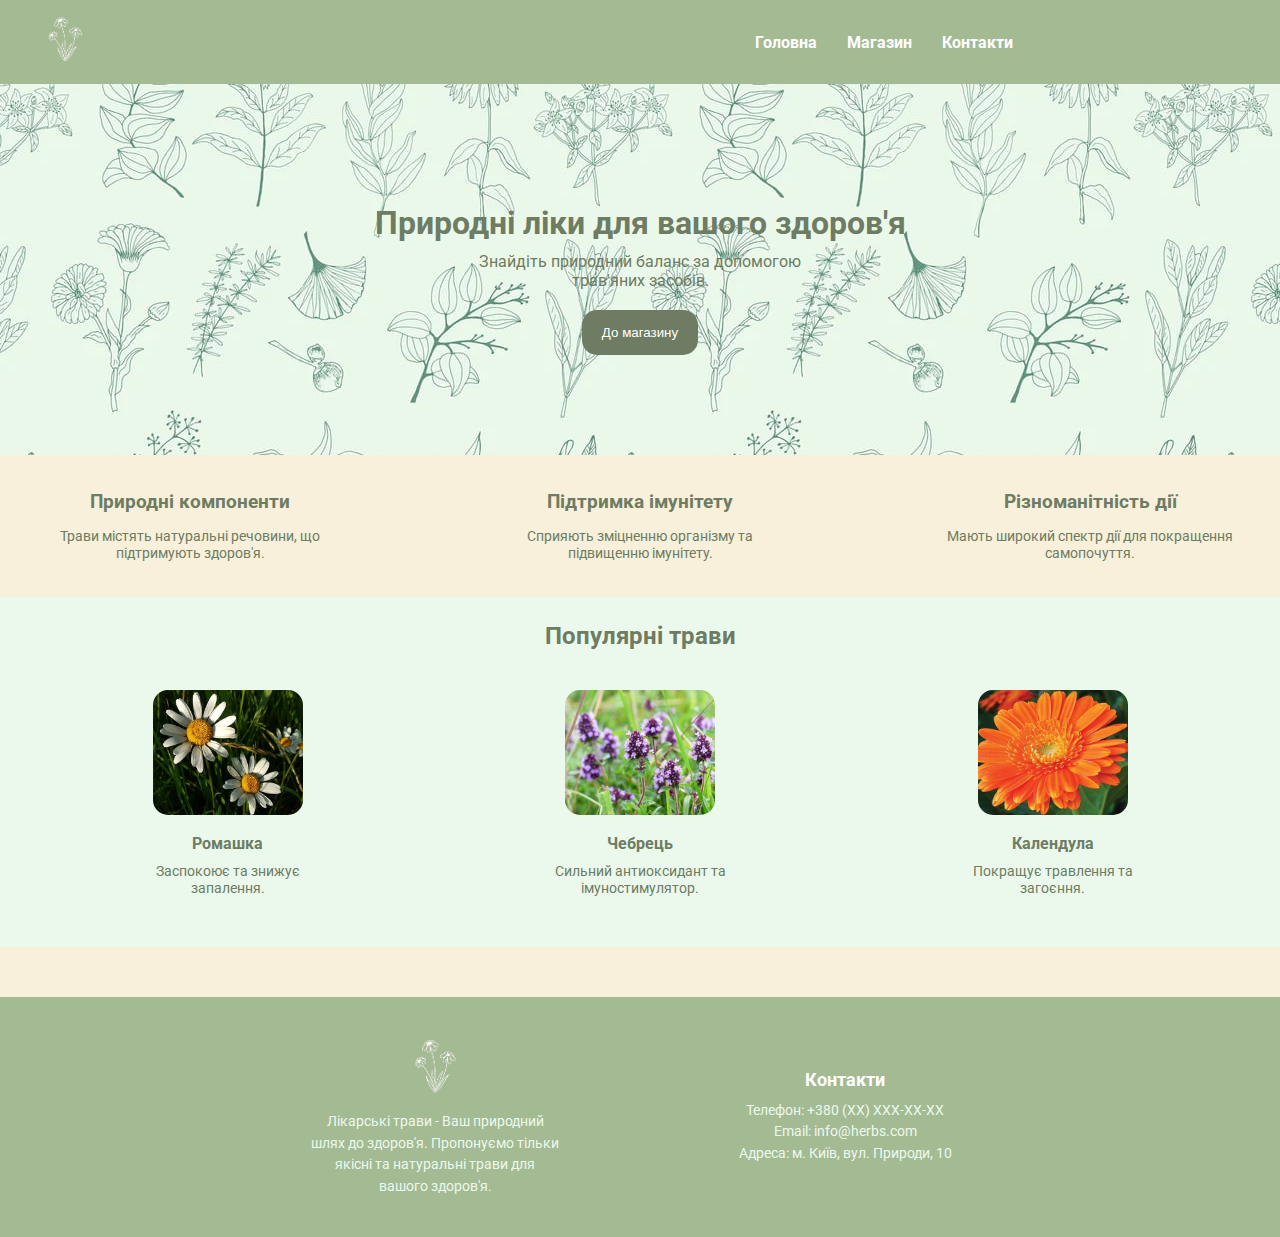
<file: index.html>
<!DOCTYPE html>
<html lang="uk">
<head>
    <meta charset="UTF-8">
    <meta name="viewport" content="width=device-width, initial-scale=1.0">
    <title>Лікарські трави - Головна</title>
    <link rel="stylesheet" href="./style.css">
</head>
<body>
    <header class="header">
        <div class="container">
            <div>
                <img class="logo" src="./photo_2024-11-09_19-37-54-removebg-preview.png" alt="Логотип"/>
            </div>
            <nav class="nav">
                <a href="index.html">Головна</a>
                <a href="shop.html">Магазин</a>
                <a href="contact.html">Контакти</a>
            </nav>
        </div>
    </header>
    <nav class="mobile-nav">
        <a href="index.html">Головна</a>
        <a href="shop.html">Магазин</a>
        <a href="contact.html">Контакти</a>
    </nav>

    <main class="main">
        <section class="hero">
            <div class="container1">
                <h2>Природні ліки для вашого здоров'я</h2>
                <p>Знайдіть природний баланс за допомогою трав'яних засобів.</p>
                <button onclick="window.location.href = 'shop.html';" class="button">До магазину</button>
            </div>
        </section>

        <section class="benefits">
            <div class="container1">
                <div class="benefit-cards">
                    <div class="benefit-card">
                        <h4>Природні компоненти</h4>
                        <p>Трави містять натуральні речовини, що підтримують здоров'я.</p>
                    </div>
                    <div class="benefit-card">
                        <h4>Підтримка імунітету</h4>
                        <p>Сприяють зміцненню організму та підвищенню імунітету.</p>
                    </div>
                    <div class="benefit-card">
                        <h4>Різноманітність дії</h4>
                        <p>Мають широкий спектр дії для покращення самопочуття.</p>
                    </div>
                </div>
            </div>
        </section>

        <section class="popular-herbs">
            <div class="container1">
                <h3>Популярні трави</h3>
                <div class="herb-grid">
                    <div class="herb-card">
                        <img src="./Romashka-miloe-solnyshko.jpg" alt="Ромашка">
                        <h4>Ромашка</h4>
                        <p>Заспокоює та знижує запалення.</p>
                    </div>
                    <div class="herb-card">
                        <img src="./418185_1.jpg" alt="Чебрець">
                        <h4>Чебрець</h4>
                        <p>Сильний антиоксидант та імуностимулятор.</p>
                    </div>
                    <div class="herb-card">
                        <img src="./semena-lekarstvennyh-trav-kalenduly-lekarstvennoy-700x700.jpg" alt="Календула">
                        <h4>Календула</h4>
                        <p>Покращує травлення та загоєння.</p>
                    </div>
                </div>
            </div>
        </section>
    </main>

    <footer class="footer">
        <div class="container2">
            <div class="footer-section">
                <div class="footer-logo">
                    <img src="./photo_2024-11-09_19-37-54-removebg-preview.png" alt="Логотип">
                    <p>Лікарські трави - Ваш природний шлях до здоров'я. Пропонуємо тільки якісні та натуральні трави для вашого здоров'я.</p>
                </div>
            </div>
            <div class="footer-section">
                <h4>Контакти</h4>
                <p>Телефон: +380 (XX) XXX-XX-XX</p>
                <p>Email: info@herbs.com</p>
                <p>Адреса: м. Київ, вул. Природи, 10</p>
            </div>
        </div>
    </footer>
    <script src="./script.js"></script>
</body>
</html>
</file>
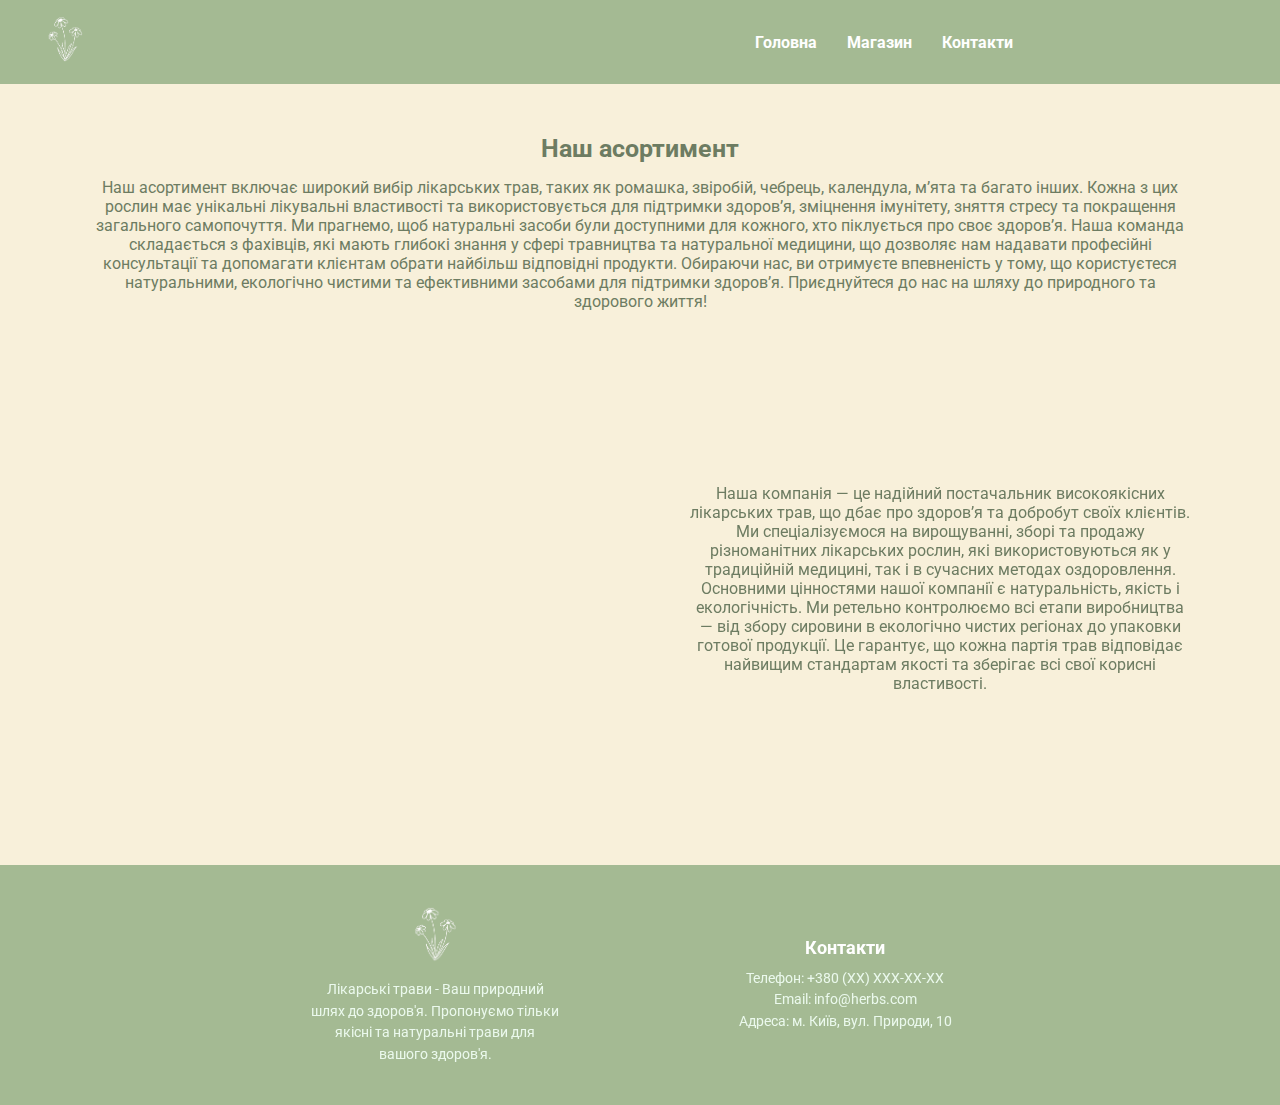
<file: contact.html>
<!DOCTYPE html>
<html lang="uk">
<head>
    <meta charset="UTF-8">
    <meta name="viewport" content="width=device-width, initial-scale=1.0">
    <title>Лікарські трави - Контакти</title>
    <link rel="stylesheet" href="./style.css">
</head>
<body>
    <header class="header">
        <div class="container">
            <div class="logo">
                <img class="logo" src="./photo_2024-11-09_19-37-54-removebg-preview.png" alt="Логотип" />
            </div>
            <nav class="nav">
                <a href="index.html">Головна</a>
                <a href="shop.html">Магазин</a>
                <a href="contact.html">Контакти</a>
            </nav>
        </div>
    </header>

    <main class="main">
        <div class="main__container--text">
            <h3>Наш асортимент</h3>
            <p>Наш асортимент включає широкий вибір лікарських трав, таких як ромашка, звіробій, чебрець, календула, м’ята та багато інших. Кожна з цих рослин має унікальні лікувальні властивості та використовується для підтримки здоров’я, зміцнення імунітету, зняття стресу та покращення загального самопочуття.
                Ми прагнемо, щоб натуральні засоби були доступними для кожного, хто піклується про своє здоров’я. Наша команда складається з фахівців, які мають глибокі знання у сфері травництва та натуральної медицини, що дозволяє нам надавати професійні консультації та допомагати клієнтам обрати найбільш відповідні продукти.   
                Обираючи нас, ви отримуєте впевненість у тому, що користуєтеся натуральними, екологічно чистими та ефективними засобами для підтримки здоров’я. Приєднуйтеся до нас на шляху до природного та здорового життя!</p>
        </div>
        <div class="main__container">
            <section class="map">
                <iframe class="map__maps" src="https://www.google.com/maps/embed?pb=..." width="100%" height="450" style="border:0;" allowfullscreen="" loading="lazy"></iframe>
            </section>
            <section class="contact-info">
                <div class="contact-info-container">
                    <p>Наша компанія — це надійний постачальник високоякісних лікарських трав, що дбає про здоров’я та добробут своїх клієнтів. Ми спеціалізуємося на вирощуванні, зборі та продажу різноманітних лікарських рослин, які використовуються як у традиційній медицині, так і в сучасних методах оздоровлення.
                        Основними цінностями нашої компанії є натуральність, якість і екологічність. Ми ретельно контролюємо всі етапи виробництва — від збору сировини в екологічно чистих регіонах до упаковки готової продукції. Це гарантує, що кожна партія трав відповідає найвищим стандартам якості та зберігає всі свої корисні властивості.</p>
                </div>
            </section>
        </div>
    </main>

    <footer class="footer">
        <div class="container2">
            <div class="footer-section">
                <div class="footer-logo">
                    <img src="./photo_2024-11-09_19-37-54-removebg-preview.png" alt="Логотип">
                    <p>Лікарські трави - Ваш природний шлях до здоров'я. Пропонуємо тільки якісні та натуральні трави для вашого здоров'я.</p>
                </div>
            </div>
            <div class="footer-section">
                <h4>Контакти</h4>
                <p>Телефон: +380 (XX) XXX-XX-XX</p>
                <p>Email: info@herbs.com</p>
                <p>Адреса: м. Київ, вул. Природи, 10</p>
            </div>
        </div>
    </footer>
</body>
</html>
</file>
<file: style.css>
@import url('https://fonts.googleapis.com/css2?family=Roboto:ital,wght@0,100;0,300;0,400;0,500;0,700;0,900;1,100;1,300;1,400;1,500;1,700;1,900&display=swap');
    * {
        margin: 0;
        padding: 0;
        box-sizing: border-box;
    }

    body {
        background-color: #F8F0DA;
        font-family: Roboto;
    }
    .container{
        display: flex;
        flex-direction: row;
        justify-content: space-between;
        max-width: 1200px;
        margin: 0 auto;
        align-items: center;
    }
    .header {
        background-color: #A4BA93;
        padding: 15px 0;
        text-align: center;
        width: 100%;
    }

    .logo {
        width: 50px;
    }

    .nav a {
        color: #fff;
        margin: 0 15px;
        text-decoration: none;
        font-weight: bold;
        transition: color 0.3s ease;
    }
    .nav{
        max-width: 500px;
        width: 100%;
        display: flex;
        align-items: center;
    }
    .nav a:hover {
        color: #ebf9ed;
    }

    .main {
        text-align: center;
    }

    .hero {
        background-image: url('./photo_2024-11-09_18-52-24.jpg');
    }

    .hero h2 {
        font-size: 2rem;
        margin-bottom: 10px;
        padding-top: 120px;
        color: #6d7c62;
    }

    .hero p {
        font-size: 1rem;
        margin-bottom: 20px;
        max-width: 350px;
        margin: 0 auto;
        color: #6d7c62;
        
    }

    .button {
        background-color: #6d7c62;;
        color: #fff;
        padding: 15px 20px;
        border: none;
        border-radius: 15px;
        cursor: pointer;
        transition: background-color 0.3s ease;
        text-decoration: none;
        margin-top: 20px;
        margin-bottom: 100px;
    }

    .button:hover {
        background-color: #A4BA93;
    }

    .product-list {
        display: flex;
        justify-content: center;
        gap: 20px;
        flex-wrap: wrap;
    }

    .product-card {
        background-color: #fff;
        border-radius: 8px;
        box-shadow: 0 4px 8px rgba(0, 0, 0, 0.1);
        padding: 20px;
        width: 200px;
        transition: transform 0.3s ease, box-shadow 0.3s ease;
    }

    .product-card:hover {
        transform: translateY(-5px);
        box-shadow: 0 8px 16px rgba(0, 0, 0, 0.2);
    }

    .product-image {
        width: 100%;
        border-radius: 8px;
        margin-bottom: 10px;
    }

    .benefit-cards{
        display: flex;
        justify-content: space-between;
        max-width: 1200px;
        margin: 0 auto;
    }

    .benefit-card h4{
        font-size: 1.2rem;
        margin-bottom: 15px;
        margin-top: 35px;
        color: #6d7c62;
    }
    .benefit-card p{
        font-size: 0.9rem;
        margin-bottom: 20px;
        max-width: 300px;
        margin: 0 auto;
        color: #6d7c62;
    }
    .container1 h3{
        font-size: 1.5rem;
        margin-bottom: 15px;
        margin-top: 35px;
        color: #6d7c62;
        padding-top: 25px;
    }
    .popular-herbs{
        background-color: #ebf9ed;
        padding-bottom: 50px;
    }
    .herb-grid{
        display: flex;
        justify-content: space-between;
        max-width: 1000px;
        margin: 0 auto;
        padding-top: 25px;
    }
    .herb-card img{
        width: 150px;
        height: 125px;
        border-radius: 15px;
        transition: transform 0.3s ease, box-shadow 0.3s ease;
    }
    .herb-card img:hover{
        transform: translateY(-5px);
    }
    .herb-card h4{
        font-size: 1rem;
        padding-bottom: 10px;
        color: #6d7c62;
        padding-top: 15px;
    }
    .herb-card p{
        font-size: 0.9rem;
        margin-bottom: 20px;
        max-width: 300px;
        margin: 0 auto;
        color: #6d7c62;
        max-width: 175px;
    }

    .container2 {
        width: 90%;
        max-width: 800px;
        margin: auto;
        display: flex;
        align-items: center;
        justify-content: space-between;
        gap: 20px;
        margin: 0 auto;
    }

    .footer {
        background-color: #A4BA93;
        color: #fff;
        padding: 30px 0;
        margin-top: 50px;
    }

    .footer-section {
        flex: 1;
        padding: 10px;
        text-align: center;
    }

    .footer-logo img {
        width: 60px;
        margin-bottom: 10px;
    }
    .footer-logo p {
        font-size: 0.9em;
        line-height: 1.5;
        color: #ebf9ed;
        max-width: 250px;
        margin: 0 auto;
    }

    .footer-section h4 {
        font-size: 1.1em;
        margin-bottom: 10px;
        color: white;
    }

    .footer p {
        font-size: 0.9em;
        line-height: 1.5;
        color: #ebf9ed;
    }

    .mobile-nav {
        display: none;
        flex-direction: column;
        background-color: #A4BA93;
        position: absolute;
        top: 100%;
        left: 0;
        width: 100%;
        padding: 20px 0;
        z-index: 10;
    }

    .mobile-nav a {
        color: #fff;
        text-decoration: none;
        padding: 10px 20px;
        font-weight: bold;
    }

    .mobile-nav a:hover {
        background-color: #6d7c62;
    }

    @media (max-width: 800px) {
        .nav{
            margin-right: 300px !important;
        }
        #cart{
            padding-left: 0 !important;
        }
        .card-grid-container {
            display: grid !important;
            grid-template-columns: 1fr;
            gap: 20px;
            margin: 0 auto;
        }
        .card {
            width: 100% !important;
            background-color: #ebf9ed;
            padding: 15px;
            border-radius: 15px;
            transition: transform 0.3s ease;
            color: #6d7c62;
            margin: 10px;
            text-align: center;
        }
        .container, .container1, .container2 {
            flex-direction: column;
            align-items: center;
        }
        .card-img {
            width: 300px !important;
            height: 250px !important;
        }
    
        .nav{
            max-width: 00px;
        }
        .cart-modal{
            display: none;
        }
        .hero {
            padding: 50px 20px;
            text-align: center;
            background-size: cover;
        }

        .benefit-cards {
            flex-direction: column;
            align-items: center;
            gap: 20px;
        }


        .herb-grid {
            flex-direction: column;
            align-items: center;
            gap: 20px;
        }

        .herb-card {
            width: 90%;
            text-align: center;
        }

        .herb-card img {
            width: 100%;
            height: auto;
        }


        .mobile-nav {
            flex-direction: column;
            align-items: center;
        }


        .button {
            width: 100%;
            max-width: 200px;
        }
    }

    @media (max-width: 480px) {
        .container, .container1, .container2 {
            padding: 0 10px;
        }
    }
    .card{
        width: 250px;
        background-color: #ebf9ed;
        padding: 20px;
        border-radius: 15px;
        transition: transform 0.3s ease;
        color: #6d7c62;

        h3{
            padding-top: 10px;
        }
        p{
            padding-top: 5px;
        }
    }
    .card:hover{
        transform: translateY(-5px) scale(1.05);
    }
    .card-grid-container{
        display: flex;
        justify-content: space-between;
        margin: 50px;
        max-width: 900px;
        margin: 0 auto;
        margin-top: 50px;
    }
    .card-grid{
        max-width: 900px;
        margin: 0 auto;
    }
    .card-img{
        width: 200px;
        height: 175px;
        object-fit: cover;
        border-radius: 15px;
    }
    #cart{
        background: none;
        border: none;
        padding: 0;
        position: relative;
        cursor: pointer;
        padding-left: 125px;
    }
    
    #cart svg {
        width: 30px;
        height: 30px;
        color: #fff; 
    }
    
    #cart span {
        position: absolute;
        top: -5px;
        right: -10px;
        background-color: #ebf9ed;
        color: #6d7c62;
        border-radius: 50%;
        padding: 2px 6px;
        font-size: 12px;
        font-weight: bold;
    }

.modal {
    display: none;
    position: fixed;
    top: 0;
    left: 0;
    width: 100%;
    height: 100%;
    background-color: rgba(0, 0, 0, 0.5);
    justify-content: center;
    align-items: center;
    z-index: 1000;
}

.modal-content {
    background-color: #ebf9ed;
    padding: 20px;
    border-radius: 8px;
    width: 300px;
    text-align: center;
    color: #6d7c62;
}

#cart-items {
    list-style: none;
    padding: 0;
}

#cart-items li {
    font-size: 14px;
    color: #6d7c62;
    padding-top: 20px;
    padding-bottom: 10px;
}

button {
    background-color: #6d7c62;
    color: #fff;
    padding: 10px;
    border: none;
    border-radius: 5px;
    cursor: pointer;
    transition: background-color 0.3s ease;
}

button:hover {
    background-color: #A4BA93;
}

    @media (max-width: 600px) {
        #cart-modal {
            width: 95%;
            padding: 15px;
        }
    
        #cart-modal button {
            padding: 10px;
            font-size: 14px;
        }
    }
    .main__container{
        display: flex;
        justify-content: space-between;
        max-width: 1100px;
        margin: 0 auto;
        align-items: center;
        margin-top: 50px;

    }
    .main__container--text{
        display: flex;
        flex-direction: column;
        max-width: 1100px;
        color: #6d7c62;
        margin: 0 auto;
        margin-top: 50px;
    }
    .main__container--text h3{
        font-size: 25px;
        padding-bottom: 15px;
    }
    .main__container--text p{

    }
    .map{
        width: 500px;
    }
    .map__maps{
        border-radius: 15px;
    }
    .contact-info-container{

        p{
            max-width: 500px;
            color: #6d7c62;
        }
    }
    @media (max-width: 1180px){
        .main__container{
            display: flex;
            flex-direction: column;
    
        }
        .map{
            margin-bottom: 50px;
        }
    }
    @media (max-width: 580px){
        .map{
            width: 300px;
        }
        
    }
</file>
